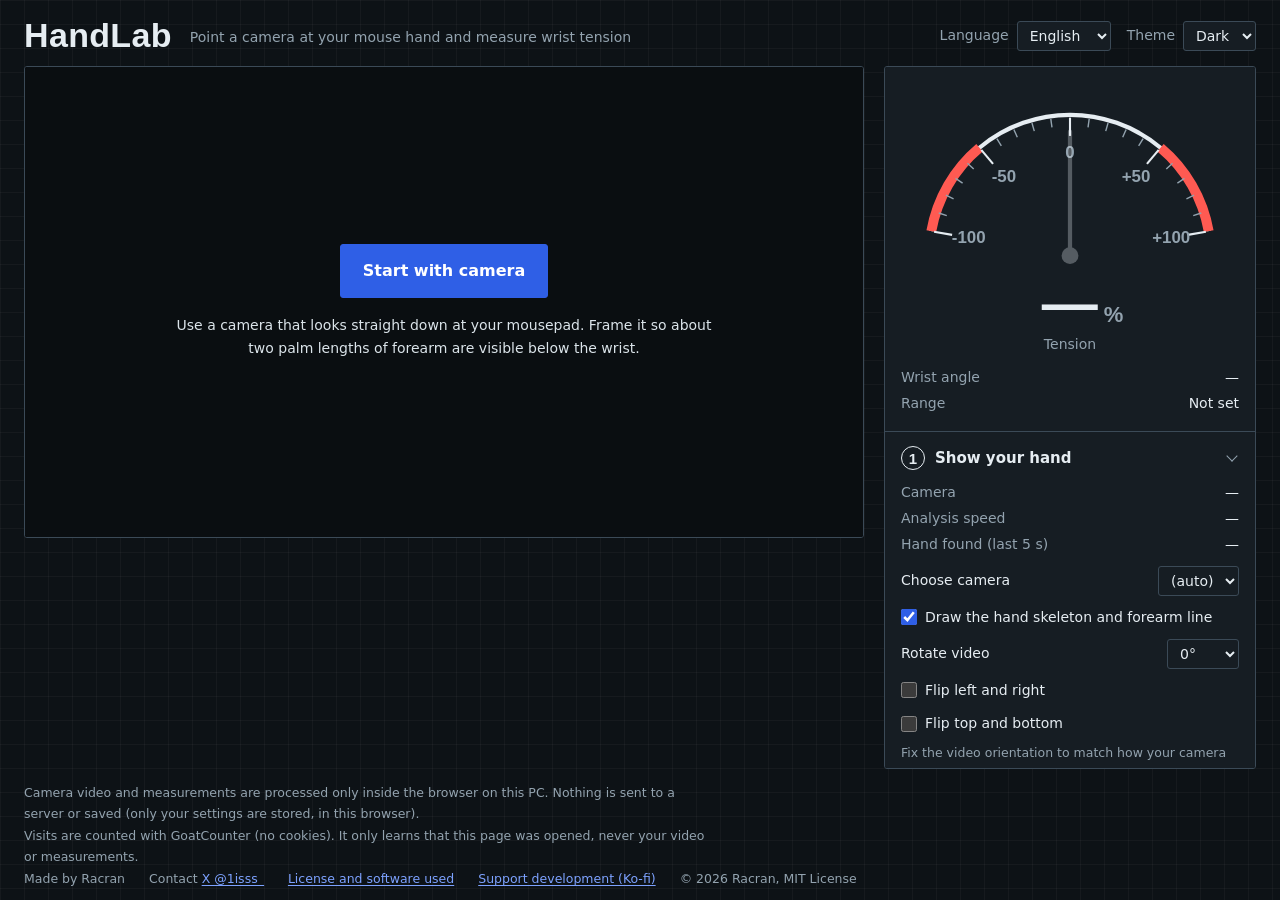
<file: index.html>
<!doctype html>
<html lang="en">
<head>
<script type="importmap">{"imports":{"./handlab.js":"./handlab.js?v=87eef42d","./source.js":"./source.js?v=87eef42d","./i18n.js":"./i18n.js?v=87eef42d","./strings.js":"./strings.js?v=87eef42d"}}</script>
<meta charset="utf-8">
<meta name="viewport" content="width=device-width, initial-scale=1">
<title>HandLab — measure wrist tension while you aim</title>
<meta name="description" data-t-content="page.desc" content="Point a webcam at your mouse hand and see how far your wrist is bent, live. Everything runs in your browser and no video is sent anywhere. Works as an OBS overlay.">
<meta property="og:title" content="HandLab — measure wrist tension while you aim">
<meta property="og:description" content="Point a webcam at your mouse hand and see how far your wrist is bent, live. Everything runs in your browser and no video is sent anywhere. Works as an OBS overlay.">
<meta property="og:type" content="website">
<meta property="og:url" content="https://aveleage.github.io/handlab/">
<link rel="icon" href="data:image/svg+xml,%3Csvg xmlns='http://www.w3.org/2000/svg' viewBox='0 0 32 32'%3E%3Crect width='32' height='32' rx='4' fill='%23f6f8f9'/%3E%3Cpath d='M5 24a11 11 0 0 1 22 0' fill='none' stroke='%2313232d' stroke-width='3'/%3E%3Cpath d='M16 24l6-13' stroke='%23d12f2a' stroke-width='3' stroke-linecap='round'/%3E%3Ccircle cx='16' cy='24' r='2.6' fill='%2313232d'/%3E%3C/svg%3E">
<script>try { document.documentElement.dataset.theme = (JSON.parse(localStorage.getItem("handlab.v1") || "{}").theme) || "dark"; } catch (e) { document.documentElement.dataset.theme = "dark"; }</script>
<!-- 訪問の回数だけを数える（GoatCounter。Cookie なし）。操作画面にだけ入れる。localhost では数えない（count.js の仕様） -->
<script data-goatcounter="https://racran.goatcounter.com/count" async src="https://gc.zgo.at/count.js"></script>
<link rel="stylesheet" href="style.css?v=87eef42d">
</head>
<body class="app">
<header class="top">
  <h1 class="wordmark">HandLab</h1>
  <p data-t="head.tagline"></p>
  <div class="prefs">
    <label>Language <select id="langSel"></select></label>
    <label>Theme <select id="themeSel"><option value="dark">Dark</option><option value="light">Light</option></select></label>
  </div>
</header>

<main class="bench">
  <div>
    <div id="stage">
      <canvas id="view"></canvas>
      <div class="dim"></div><div class="dim"></div><div class="dim"></div><div class="dim"></div>
      <div id="cropBox"></div>
      <div id="cover">
        <button class="primary big" id="startBtn" data-t="cover.start"></button>
        <p id="coverText"></p>
      </div>
    </div>
    <div id="notes"></div>
  </div>

  <div class="sheet">
    <!-- 計器：テンション（−100〜+100%）。中央が楽な構え、赤い帯は ±50% より外 -->
    <section class="dial" data-t-title="dial.help">
      <svg id="dial" viewBox="0 0 240 136" role="img" aria-hidden="true"></svg>
      <div class="readout" id="readout"><output id="stTension">—</output><span class="unit">%</span></div>
      <div class="readout-label" data-t="dial.tension"></div>
      <dl class="rows">
        <dt data-t="dial.angle"></dt><dd id="stAngle">—</dd>
        <dt data-t="range.label"></dt><dd id="stRange"></dd>
      </dl>
    </section>

    <section class="step" data-fold="s1">
      <h2><button class="fold" type="button" aria-expanded="true"><span class="n">1</span><span class="ttl" data-t="s1.title"></span><span class="sum" id="sum-s1"></span></button></h2>
      <dl class="rows">
        <dt data-t="st.cam"></dt><dd id="stCam">—</dd>
        <dt data-t="st.fps"></dt><dd id="stFps">—</dd>
        <dt data-t="st.hit"></dt><dd id="stHit">—</dd>
      </dl>
      <label class="field"><span data-t="cam.pick"></span> <select id="camSel" style="max-width:200px"><option value=""></option></select></label>
      <label class="check"><input type="checkbox" id="skeleton" checked> <span data-t="skeleton.show"></span></label>
      <label class="field"><span data-t="orient.rot"></span> <select id="rotSel"><option value="0">0°</option><option value="90">90°</option><option value="180">180°</option><option value="270">270°</option></select></label>
      <label class="check"><input type="checkbox" id="flipH"> <span data-t="orient.fh"></span></label>
      <label class="check"><input type="checkbox" id="flipV"> <span data-t="orient.fv"></span></label>
      <p class="hint" data-t="orient.hint"></p>
      <button class="wide gap" id="stopBtn" style="display:none" data-t="cam.stop" data-t-title="cam.stopTitle"></button>
    </section>

    <section class="step" data-fold="s2">
      <h2><button class="fold" type="button" aria-expanded="true"><span class="n">2</span><span class="ttl" data-t="s2.title"></span><span class="sum" id="sum-s2"></span></button></h2>
      <div id="calibBox" class="notice" style="display:none;margin-top:0">
        <div id="calibText"></div>
        <div id="calibSub" class="hint"></div>
        <div class="buttons">
          <button id="calibSave" class="primary" data-t="calib.save" style="display:none"></button>
          <button id="calibRetry" data-t="calib.retry" style="display:none"></button>
          <button id="calibCancel" data-t="calib.cancel"></button>
        </div>
      </div>
      <button class="wide" id="calibBtn"></button>
      <p class="hint" data-t="calib.hint"></p>
    </section>

    <section class="step" data-fold="s3">
      <h2><button class="fold" type="button" aria-expanded="true"><span class="n">3</span><span class="ttl" data-t="s3.title"></span><span class="sum" id="sum-s3"></span></button></h2>
      <button class="wide" id="cropBtn"></button>
      <p class="hint" id="cropHint"></p>
      <label class="check"><input type="checkbox" id="gaugeOn" checked> <span data-t="gauge.on"></span></label>
      <p class="hint gap" data-t="obs.urlHint"></p>
      <div class="copyrow">
        <input type="text" id="obsUrl" readonly>
        <button id="obsCopy" data-t="copy"></button>
      </div>
      <details open>
        <summary data-t="obs.m1.title"></summary>
        <ol>
          <li id="m1s1"></li>
          <li data-t="obs.m1.s2"></li>
          <li data-t="obs.m1.s3"></li>
        </ol>
      </details>
      <details>
        <summary data-t="obs.m2.title"></summary>
        <ol>
          <li><span data-t="obs.m2.s1"></span><br><code>--enable-media-stream --use-fake-ui-for-media-stream</code></li>
          <li data-t="obs.m2.s2"></li>
          <li data-t="obs.m2.s3"></li>
        </ol>
        <p class="hint" data-t="obs.m2.hint"></p>
      </details>
    </section>

    <!-- 試験機能：入力の色。手の位置に円を描き、色はマウスの速さだけで決める -->
    <section class="step" id="motionStep" data-fold="mo">
      <h2><button class="fold" type="button" aria-expanded="true"><span class="n">β</span><span class="ttl" data-t="mo.title"></span><span class="sum" id="sum-mo"></span></button></h2>
      <label class="check"><input type="checkbox" id="motionOn"> <span data-t="mo.on"></span></label>
      <label class="field"><span data-t="mo.dpi"></span> <input type="number" id="dpiIn" min="100" max="64000" step="50" style="width:90px"></label>
      <p class="hint" id="motionState"></p>
      <p class="hint" data-t="mo.hint"></p>
    </section>

    <!-- アプリ版（開発中）と、開発の寄付 -->
    <section class="step" id="appStep" data-fold="app">
      <h2><button class="fold" type="button" aria-expanded="true"><span class="n">+</span><span class="ttl" data-t="app.title"></span><span class="sum" id="sum-app"></span></button></h2>
      <p class="hint" style="margin-top:0" data-t="app.body"></p>
      <ul class="hint applist">
        <li data-t="app.f1"></li>
        <li data-t="app.f2"></li>
        <li data-t="app.f3"></li>
      </ul>
    </section>
  </div>
</main>

<footer class="foot">
  <p data-t="foot.privacy"></p>
  <p data-t="privacy.count"></p>
  <ul>
    <li><span data-t="foot.by"></span> Racran</li>
    <li><span data-t="foot.contact"></span> <a href="https://x.com/1isss_" target="_blank" rel="noopener">X @1isss_</a></li>
    <li><a href="licenses.html" data-t="foot.licenses"></a></li>
    <li id="donateFoot" hidden><a id="donateFootLink" target="_blank" rel="noopener" data-t="app.donateShort"></a></li>
    <li>© 2026 Racran, MIT License</li>
  </ul>
</footer>

<script type="module">
import {
  Engine, Rate, render, cleanCrop, loadSettings, saveSettings, settingsToHash,
  tensionPercent, tiltSide, validRange, GLOW_START, orientFrame, mirrorRange,
  MouseMeter, palmOf, MOTION_TRAIL_MS, CAMERA_LAG_MS, DONATE_URL,
} from "./handlab.js";
import { openSource, listCameras } from "./source.js";
import { LANGS, setLang, getLang, t, applyI18n } from "./i18n.js";

const $ = (id) => document.getElementById(id);
const signed = (v, d = 0) => (v > 0 ? "+" : "") + Number(v).toFixed(d);
const settings = loadSettings();
const state = { angle: null, tension: null, running: false, source: null, switchTo: null };

/* ---------- 言語 ---------- */
// 言語を切り替えたときに出し直せるよう、状態で変わる文言は「キーと値」で覚えておく
const cover = { key: "cover.intro", vars: null };
const notes = new Map();  // id → [キー, 値]
function setCover(key, vars = null) { cover.key = key; cover.vars = vars; $("coverText").textContent = t(key, vars); }
function note(id, key, vars = null) {  // 映像の下に出す注意書き。key が空なら消す
  if (key) notes.set(id, [key, vars]); else notes.delete(id);
  $("notes").replaceChildren(...[...notes.values()].map(([k, v]) => {
    const el = document.createElement("div"); el.className = "notice"; el.textContent = t(k, v); return el;
  }));
}
function refreshTexts() {
  applyI18n();
  foldSums();
  document.title = t("page.title");
  setCover(cover.key, cover.vars);
  note();
  cropTexts();
  const auto = $("camSel").querySelector('option[value=""]');
  if (auto) auto.textContent = t("cam.auto");
  persist();
  if (typeof motionTexts === "function") motionTexts();
}
for (const [code, name] of Object.entries(LANGS)) { const o = document.createElement("option"); o.value = code; o.textContent = name; $("langSel").append(o); }
$("langSel").value = setLang(settings.lang);
$("langSel").onchange = (e) => { settings.lang = setLang(e.target.value); refreshTexts(); };
// 見た目：既定は黒基調。最初の色は、ちらつかないよう <head> の中で先に決めている
$("themeSel").value = settings.theme === "light" ? "light" : "dark";
$("themeSel").onchange = (e) => { settings.theme = e.target.value; document.documentElement.dataset.theme = settings.theme; persist(); };

/* ---------- 計器 ---------- */
const SWEEP = 80;  // 針の振れ幅（度）。±100% がこの角度
const CX = 120, CY = 124, R = 100;
function buildDial() {
  const at = (pct, r) => { const a = (pct / 100) * SWEEP * Math.PI / 180; return [CX + r * Math.sin(a), CY - r * Math.cos(a)]; };
  const arc = (from, to, cls) => { const [x0, y0] = at(from, R), [x1, y1] = at(to, R); return `<path class="arc ${cls}" d="M${x0} ${y0}A${R} ${R} 0 0 1 ${x1} ${y1}"/>`; };
  let s = arc(-100, 100, "") + arc(-100, -GLOW_START, "hot") + arc(GLOW_START, 100, "hot");
  for (let p = -100; p <= 100; p += 10) {
    const major = p % 50 === 0, [x0, y0] = at(p, R - 2), [x1, y1] = at(p, R - (major ? 15 : 8));
    s += `<line class="tick ${major ? "" : "minor"}" x1="${x0}" y1="${y0}" x2="${x1}" y2="${y1}"/>`;
    if (major) { const [x, y] = at(p, R - 27); s += `<text x="${x}" y="${y + 4}">${p > 0 ? "+" : ""}${p}</text>`; }
  }
  s += `<g id="needle" class="idle selftest"><line x1="${CX}" y1="${CY}" x2="${CX}" y2="${CY - R + 12}"/><circle cx="${CX}" cy="${CY}" r="6"/></g>`;
  $("dial").innerHTML = s;
  $("needle").addEventListener("animationend", () => $("needle").classList.remove("selftest"));
}
function showDial(tension) {
  const needle = $("needle"), hot = tension != null && Math.abs(tension) > GLOW_START;
  $("stTension").textContent = tension == null ? "—" : signed(tension);
  $("readout").classList.toggle("hot", hot);
  if (needle.classList.contains("selftest")) return;  // 最初の一振りの間は針に触らない
  needle.classList.toggle("idle", tension == null);
  needle.classList.toggle("hot", hot);
  needle.style.transform = `rotate(${((tension || 0) / 100) * SWEEP}deg)`;
}
buildDial();

/* ---------- 設定の保存と、OBS 用の URL ---------- */
function persist() {
  saveSettings(settings);
  const url = new URL("overlay.html", location.href);
  url.search = "";
  url.hash = settingsToHash({ ...settings, lang: getLang() });  // OBS の中でも同じ言語で出るように、言語は必ず入れる
  $("obsUrl").value = url.href;
  $("m1s1").innerHTML = t("obs.m1.s1", { a: `<a href="${url.href.replace(/"/g, "&quot;")}" target="_blank" rel="noopener">`, z: "</a>" });
  const r = settings.range;
  $("stRange").textContent = r ? t("range.value", { min: signed(r.min), max: signed(r.max), neutral: signed(r.neutral) }) : t("range.unset");
  $("calibBtn").textContent = t(r ? "calib.again" : "calib.start");
  $("calibBtn").classList.toggle("primary", state.running && !r);  // 青いボタンは「次にやること」ひとつだけにする
}
$("skeleton").checked = settings.skeleton !== false;
$("gaugeOn").checked = settings.gauge !== false;
$("skeleton").onchange = (e) => { settings.skeleton = e.target.checked; persist(); };
$("gaugeOn").onchange = (e) => { settings.gauge = e.target.checked; persist(); };
/* 映像の向き：回してから裏返す。解析も描画も、向きを直した後の映像の上で行う */
const orientCanvas = document.createElement("canvas");
$("rotSel").value = String(settings.orient.rot);
$("flipH").checked = settings.orient.fh;
$("flipV").checked = settings.orient.fv;
$("rotSel").onchange = (e) => {
  settings.orient = { ...settings.orient, rot: Number(e.target.value) };
  settings.crop = { l: 0, t: 0, r: 0, b: 0 };  // 縦横が変わるので、映す範囲は全体に戻す
  placeBox(); persist();
};
// 裏返したら、映す範囲も同じ向きに裏返す。鏡像になると手首の角度の正負が逆になるので、可動域も入れ替える
const flip = (key, a, b) => (e) => {
  settings.orient = { ...settings.orient, [key]: e.target.checked };
  const c = settings.crop;
  settings.crop = { ...c, [a]: c[b], [b]: c[a] };
  settings.range = mirrorRange(settings.range);
  placeBox(); persist();
};
$("flipH").onchange = flip("fh", "l", "r");
$("flipV").onchange = flip("fv", "t", "b");
$("obsUrl").onfocus = (e) => e.target.select();
$("obsCopy").onclick = async () => {
  try { await navigator.clipboard.writeText($("obsUrl").value); } catch (e) { $("obsUrl").select(); document.execCommand("copy"); }
  $("obsCopy").textContent = t("copied");
  setTimeout(() => { $("obsCopy").textContent = t("copy"); }, 1500);
};

/* ---------- 映像の解析 ---------- */
const rate = new Rate(), hits = [];
function showStatus(res) {
  $("stFps").textContent = `${rate.fps.toFixed(1)} fps`;
  const now = performance.now();
  hits.push([now, res && res.points ? 1 : 0]);
  while (hits.length && hits[0][0] < now - 5000) hits.shift();
  $("stHit").textContent = `${(hits.reduce((a, h) => a + h[1], 0) / hits.length * 100).toFixed(0)} %`;
  $("stAngle").textContent = state.angle == null ? "—" : `${signed(state.angle, 1)}°`;
  showDial(state.tension);
}

async function refreshCameras() {
  const labels = await listCameras();
  const sel = $("camSel");
  sel.innerHTML = '<option value=""></option>';
  sel.firstChild.textContent = t("cam.auto");
  for (const label of labels) { const o = document.createElement("option"); o.value = o.textContent = label; sel.append(o); }
  sel.value = labels.includes(settings.camera) ? settings.camera : "";
}
$("camSel").onchange = (e) => { settings.camera = e.target.value; persist(); state.switchTo = e.target.value; };

async function start() {
  $("startBtn").disabled = true;
  let engine;
  try {
    engine = await Engine.create({ onProgress: (k) => k && setCover("cover." + k) });
  } catch (e) {
    setCover("cover.modelFail", { msg: e.message || e });
    $("startBtn").disabled = false;
    return;
  }
  setCover("cover.opening");
  try {
    state.source = await openSource(settings.camera);
  } catch (e) {
    if (e.name === "NotReadableError" || e.name === "AbortError") setCover("cover.noFrames", { name: e.name });
    else setCover("cover.denied", { detail: `${e.name || ""} ${e.message || e}`.trim() });
    $("startBtn").disabled = false;
    return;
  }
  $("cover").style.display = "none";
  $("stopBtn").style.display = "";
  $("stCam").textContent = state.source.label;
  if (state.source.kind === "camera") refreshCameras();
  note("delegate", engine.delegate === "CPU" ? "note.cpu" : "");
  state.running = true;
  motionTexts();
  persist();
  for (;;) {
    if (state.switchTo !== null) {  // カメラの切り替え
      const label = state.switchTo; state.switchTo = null;
      try { const next = await openSource(label); state.source.stop(); state.source = next; $("stCam").textContent = next.label; note("cam", ""); }
      catch (e) { note("cam", "note.camFail", { msg: e.message || e }); }
    }
    if (state.stop) {  // 「カメラを止める」：カメラを放して、最初の画面に戻る
      state.stop = false; state.running = false;
      if (document.pointerLockElement) document.exitPointerLock();
      motionTexts();
      state.source.stop(); state.source = null; state.angle = state.tension = null;
      $("cover").style.display = ""; $("stopBtn").style.display = "none"; $("startBtn").disabled = false;
      $("stCam").textContent = "—"; $("stAngle").textContent = "—";
      showDial(null);
      persist();
      setCover("cover.stopped");
      return;
    }
    const raw = await state.source.next();
    const frame = orientFrame(orientCanvas, raw.image, raw.width, raw.height, settings.orient);
    let res = null;
    try { res = await engine.analyze(frame.image, frame.width, frame.height); } catch (e) { /* 1 コマ失敗しても続ける */ }
    rate.tick();
    const range = settings.range;
    state.angle = res ? res.angle : null;
    state.tension = state.angle != null && range ? tensionPercent(state.angle, range) : null;
    const side = state.tension != null ? tiltSide(res.points[0], res.forearm, state.tension) : null;
    $("stage").style.setProperty("--ar", frame.width / frame.height);
    const motion = trackMotion(raw.t, res);
    // 操作画面では映像の全体を出す（OBS に映す範囲は、白い枠で示す）
    render($("view"), frame.image, frame.width, frame.height, res, { skeleton: settings.skeleton, tension: state.tension, side, motion });
    showStatus(res);
    $("stCam").title = state.source.info();
    if (raw.release) raw.release();
  }
}
$("startBtn").onclick = start;
$("stopBtn").onclick = () => { state.stop = true; };

/* ---------- 右の欄：見出しを押して畳む ----------
   畳んだ欄は、見出しの右に「いまの状態」を 1 行で出す。開け閉めはこのブラウザに覚えておく。
   はじめて来た人には、①と、まだ済んでいない②だけを開いて見せる */
const FOLD_DEFAULT = () => ({ s1: false, s2: !!settings.range, s3: true, mo: true, app: true });  // true = 畳む
function foldState() { return { ...FOLD_DEFAULT(), ...(settings.fold || {}) }; }
function setFold(key, closed) {
  const sec = document.querySelector(`[data-fold="${key}"]`);
  sec.classList.toggle("closed", closed);
  sec.querySelector(".fold").setAttribute("aria-expanded", String(!closed));
}
function foldSums() {
  const r = settings.range, c = settings.crop || {};
  const sums = {
    s1: state.running ? t("sum.s1.on", { fps: $("stFps").textContent }) : t("sum.s1.off"),
    s2: r ? t("range.value", { min: signed(r.min), max: signed(r.max), neutral: signed(r.neutral) }) : t("range.unset"),
    s3: c.l || c.t || c.r || c.b ? t("sum.s3.crop") : t("sum.s3.full"),
    mo: t(settings.motion ? "sum.mo.on" : "sum.mo.off"),
    app: "",
  };
  for (const [k, v] of Object.entries(sums)) $("sum-" + k).textContent = v;
}
for (const sec of document.querySelectorAll("[data-fold]")) {
  const key = sec.dataset.fold;
  setFold(key, foldState()[key]);
  sec.querySelector(".fold").onclick = () => {
    const closed = !sec.classList.contains("closed");
    settings.fold = { ...foldState(), [key]: closed };
    setFold(key, closed); persist();
    if (!closed) sec.scrollIntoView({ block: "nearest" });  // 開いた欄の中身が見えるところまで送る
  };
}
setInterval(foldSums, 1000);  // fps などが変わるので、ときどき書き直す（畳んでいる欄だけが見える）

/* ---------- 開発の寄付（フッターに小さく。受付ページの URL が無ければ出さない） ---------- */
if (DONATE_URL) {
  $("donateFootLink").href = DONATE_URL;
  $("donateFoot").hidden = false;
}

/* ---------- 入力の色（試験機能） ----------
   映像をクリックすると、このページがマウスを捕まえる（Esc で戻る）。捕まえている間だけ、マウスの動き（カウント）を読める。
   ゲームの最中は別のアプリがマウスを使っているので読めない（ゲーム中に使うにはアプリ版が要る）。 */
const meter = new MouseMeter();
const motion = { trail: [], prevT: null };
const local = ["localhost", "127.0.0.1", "[::1]"].includes(location.hostname);
const devInput = local && new URLSearchParams(location.search).has("frames");  // 開発用：捕まえなくても読む（自動の確認のため）
const captured = () => document.pointerLockElement === $("stage") || devInput;
const moveEvent = "onpointerrawupdate" in window ? "pointerrawupdate" : "pointermove";  // 使えれば、間引かれない方
document.addEventListener(moveEvent, (e) => { if (settings.motion && captured()) meter.add(e.timeStamp, e.movementX, e.movementY); });
$("stage").addEventListener("click", async () => {
  if (!settings.motion || !state.running || $("stage").classList.contains("edit") || document.pointerLockElement) return;
  try { await $("stage").requestPointerLock({ unadjustedMovement: true }); }  // OS の加速を通さない動き（使えるブラウザなら）
  catch (e) { try { await $("stage").requestPointerLock(); } catch (e2) { /* 捕まえられなくても続ける */ } }
});
document.addEventListener("pointerlockchange", motionTexts);
function motionTexts() {
  $("motionState").textContent = !settings.motion ? "" : !state.running ? t("mo.needStart")
    : captured() ? t("mo.locked") : t("mo.click");
  $("stage").classList.toggle("grab", settings.motion && state.running && !captured());
}
/** 解析が終わったコマの、手の位置とマウスの速さを尾に足す。描く物（無ければ null）を返す。 */
function trackMotion(frameT, res) {
  if (!settings.motion || frameT == null) { motion.trail = []; motion.prevT = null; return null; }
  const t1 = frameT - CAMERA_LAG_MS, t0 = motion.prevT;  // 映像の遅れの分だけ前のマウスの動きと合わせる
  motion.prevT = t1;
  if (t0 == null || t1 <= t0) return null;
  const [dx, dy] = meter.sum(t0, t1);
  const v = Math.hypot(dx, dy) * (2.54 / (settings.dpi || 1600)) / ((t1 - t0) / 1000);  // cm/秒
  if (res && res.points) motion.trail.push({ t: frameT, ...palmOf(res.points), v });
  motion.trail = motion.trail.filter((m) => frameT - m.t <= MOTION_TRAIL_MS);
  return { trail: motion.trail, now: frameT };
}
$("motionOn").checked = !!settings.motion;
$("dpiIn").value = settings.dpi || 1600;
$("motionOn").onchange = (e) => {
  settings.motion = e.target.checked;
  if (!settings.motion && document.pointerLockElement) document.exitPointerLock();
  persist(); motionTexts();
};
$("dpiIn").onchange = (e) => {
  const v = Number(e.target.value);
  settings.dpi = v >= 100 && v <= 64000 ? v : 1600;
  e.target.value = settings.dpi; persist();
};

/* ---------- 可動域の測定：楽な構え（中立）→ 左右の限界まで往復（上限・下限） ---------- */
const CALIB = { ready: 3, neutral: 2, sweep: 9 };  // 各段階の秒数
let calib = null;
const pct = (sorted, p) => sorted[Math.min(sorted.length - 1, Math.max(0, Math.round(p * (sorted.length - 1))))];
function startCalib() {
  if (!state.running) { alert(t("calib.needStart")); return; }
  calib = { phase: "ready", until: performance.now() + CALIB.ready * 1000, neutral: [], sweep: [], result: null, text: null, sub: null };
  $("calibBox").style.display = ""; $("calibSave").style.display = "none"; $("calibRetry").style.display = "none"; $("calibBtn").style.display = "none";
}
function endCalib() { calib = null; $("calibBox").style.display = "none"; $("calibBtn").style.display = ""; }
function calibTick() {
  if (!calib) return;
  if (calib.phase === "done") {  // 結果の文言（言語を切り替えても出し直せるよう、毎回キーから作る）
    $("calibText").textContent = t(...calib.text); $("calibSub").textContent = t(...calib.sub);
    return;
  }
  const left = Math.max(0, (calib.until - performance.now()) / 1000), a = state.angle, s = Math.ceil(left);
  $("calibSub").textContent = a == null ? t("calib.nowNone") : t("calib.now", { a: signed(a, 1) });
  $("calibText").textContent = t("calib." + calib.phase, { s });
  if (calib.phase === "ready") {
    if (left <= 0) { calib.phase = "neutral"; calib.until = performance.now() + CALIB.neutral * 1000; }
  } else if (calib.phase === "neutral") {
    if (a != null) calib.neutral.push(a);
    if (left <= 0) { calib.phase = "sweep"; calib.until = performance.now() + CALIB.sweep * 1000; }
  } else if (calib.phase === "sweep") {
    if (a != null) calib.sweep.push(a);
    if (left <= 0) finishCalib();
  }
}
function finishCalib() {
  calib.phase = "done";
  $("calibRetry").style.display = "";
  const n = calib.neutral.slice().sort((x, y) => x - y), s = calib.sweep.slice().sort((x, y) => x - y);
  if (n.length < 5 || s.length < 25) { calib.text = ["calib.fail"]; calib.sub = ["calib.failSub"]; return; }
  // 一瞬の外れ値に引っ張られないよう、両端は上下 3% を除いた値を使う
  const r = { min: pct(s, 0.03), neutral: pct(n, 0.5), max: pct(s, 0.97) };
  const shown = { min: signed(r.min, 1), neutral: signed(r.neutral, 1), max: signed(r.max, 1) };
  if (!validRange(r)) { calib.text = ["calib.small", shown]; calib.sub = ["calib.smallSub"]; return; }
  calib.result = r;
  calib.text = ["calib.result", shown]; calib.sub = ["calib.resultSub"];
  $("calibSave").style.display = "";
}
$("calibBtn").onclick = startCalib;
$("calibRetry").onclick = startCalib;
$("calibCancel").onclick = endCalib;
$("calibSave").onclick = () => { settings.range = validRange(calib.result); persist(); endCalib(); };
setInterval(calibTick, 100);

/* ---------- OBS に映す範囲：角は 2 辺まとめて、辺は 1 辺だけ、枠の中は移動 ---------- */
const MIN_KEEP = 0.05;  // 残す最小の割合
const box = $("cropBox"), dims = document.querySelectorAll(".dim");
for (const k of ["l", "t", "r", "b", "nw", "ne", "sw", "se"]) { const h = document.createElement("div"); h.className = "hd " + k; h.dataset.k = k; box.append(h); }
function placeBox() {
  const c = settings.crop;
  box.style.left = c.l * 100 + "%"; box.style.top = c.t * 100 + "%"; box.style.right = c.r * 100 + "%"; box.style.bottom = c.b * 100 + "%";
  dims[0].style.cssText = `left:0;top:0;right:0;height:${c.t * 100}%`;
  dims[1].style.cssText = `left:0;bottom:0;right:0;height:${c.b * 100}%`;
  dims[2].style.cssText = `left:0;top:${c.t * 100}%;bottom:${c.b * 100}%;width:${c.l * 100}%`;
  dims[3].style.cssText = `right:0;top:${c.t * 100}%;bottom:${c.b * 100}%;width:${c.r * 100}%`;
}
function dragged(kind, start, dx, dy) {
  const c = { ...start }, lim = (v, max) => Math.min(Math.max(v, 0), max);
  if (kind !== "move") {
    if (kind.includes("w") || kind === "l") c.l = lim(start.l + dx, 1 - MIN_KEEP - start.r);
    if (kind.includes("e") || kind === "r") c.r = lim(start.r - dx, 1 - MIN_KEEP - start.l);
    if (kind.includes("n") || kind === "t") c.t = lim(start.t + dy, 1 - MIN_KEEP - start.b);
    if (kind.includes("s") || kind === "b") c.b = lim(start.b - dy, 1 - MIN_KEEP - start.t);
  } else {  // 枠ごと移動（大きさは変えない）
    const mx = lim(start.l + dx, start.l + start.r) - start.l, my = lim(start.t + dy, start.t + start.b) - start.t;
    c.l = start.l + mx; c.r = start.r - mx; c.t = start.t + my; c.b = start.b - my;
  }
  return c;
}
let drag = null;
box.addEventListener("pointerdown", (e) => {
  drag = { kind: e.target.dataset.k || "move", x: e.clientX, y: e.clientY, start: { ...settings.crop } };
  box.setPointerCapture(e.pointerId); e.preventDefault();
});
box.addEventListener("pointermove", (e) => {
  if (!drag) return;
  const r = $("stage").getBoundingClientRect();
  settings.crop = cleanCrop(dragged(drag.kind, drag.start, (e.clientX - drag.x) / r.width, (e.clientY - drag.y) / r.height));
  placeBox();
});
const endDrag = () => { if (drag) { drag = null; persist(); } };
box.addEventListener("pointerup", endDrag); box.addEventListener("pointercancel", endDrag);
function cropTexts() {
  const on = $("stage").classList.contains("edit");
  $("cropBtn").textContent = t(on ? "crop.done" : "crop.start");
  $("cropHint").textContent = t(on ? "crop.editHint" : "crop.hint");
  if (on) {
    const reset = document.createElement("button");
    reset.textContent = t("crop.reset"); reset.style.marginLeft = "8px"; reset.style.padding = "2px 10px";
    reset.onclick = () => { settings.crop = { l: 0, t: 0, r: 0, b: 0 }; placeBox(); persist(); };
    $("cropHint").append(reset);
  }
}
$("cropBtn").onclick = () => { $("stage").classList.toggle("edit"); cropTexts(); placeBox(); foldSums(); };
placeBox();

/* ---------- 始める ---------- */
refreshTexts();
showDial(null);
if (!navigator.mediaDevices || !navigator.mediaDevices.getUserMedia) setCover("cover.needHttps");
// 開発用の入力（localhost だけ）のときは自動で始める
if (["localhost", "127.0.0.1", "[::1]"].includes(location.hostname) && new URLSearchParams(location.search).has("frames")) start();
</script>
</body>
</html>
</file>
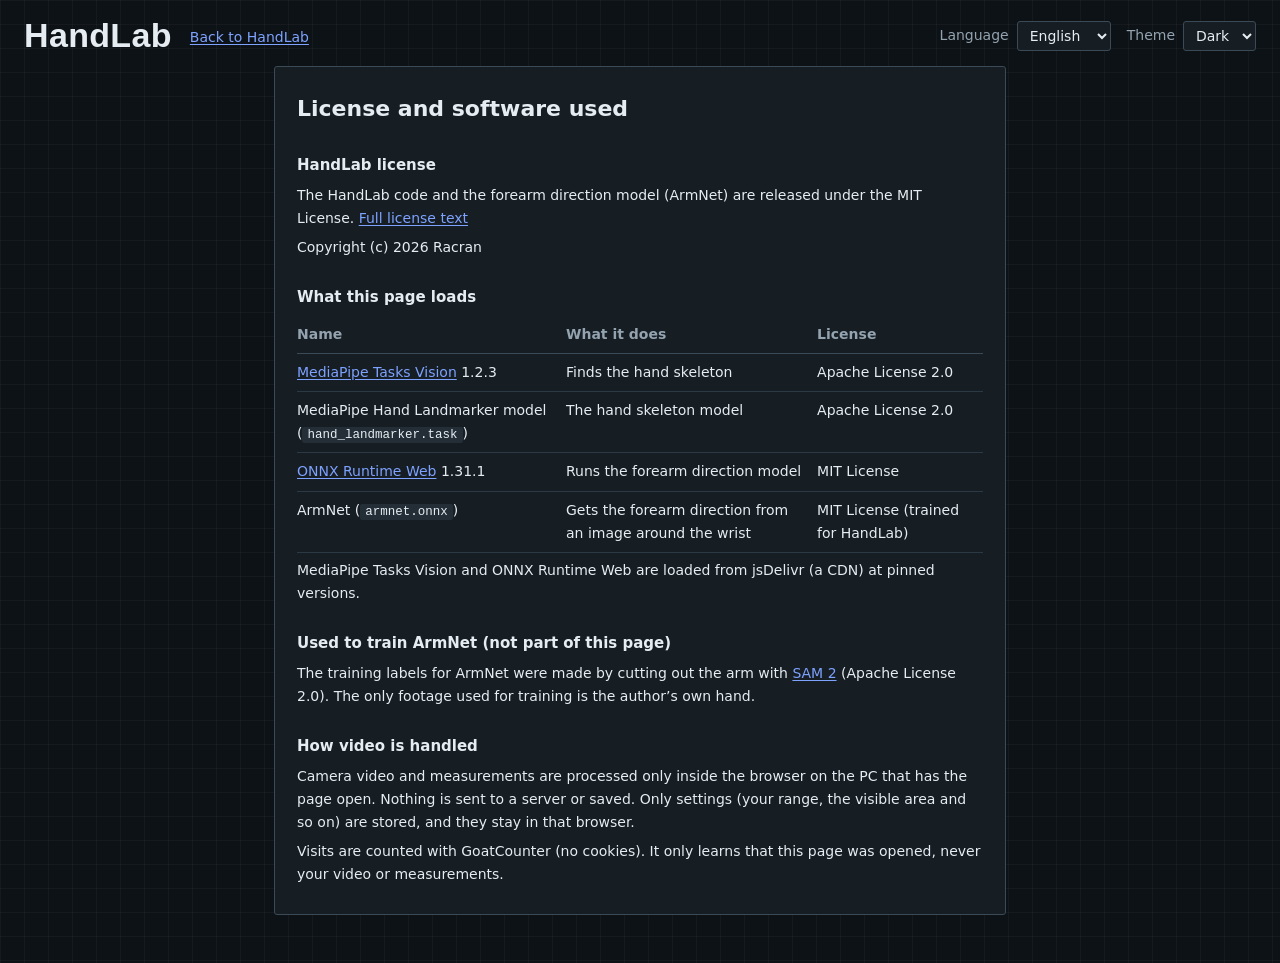
<file: licenses.html>
<!doctype html>
<html lang="en">
<head>
<script type="importmap">{"imports":{"./handlab.js":"./handlab.js?v=87eef42d","./source.js":"./source.js?v=87eef42d","./i18n.js":"./i18n.js?v=87eef42d","./strings.js":"./strings.js?v=87eef42d"}}</script>
<meta charset="utf-8">
<meta name="viewport" content="width=device-width, initial-scale=1">
<title>HandLab — License and software used</title>
<link rel="icon" href="data:image/svg+xml,%3Csvg xmlns='http://www.w3.org/2000/svg' viewBox='0 0 32 32'%3E%3Crect width='32' height='32' rx='4' fill='%23f6f8f9'/%3E%3Cpath d='M5 24a11 11 0 0 1 22 0' fill='none' stroke='%2313232d' stroke-width='3'/%3E%3Cpath d='M16 24l6-13' stroke='%23d12f2a' stroke-width='3' stroke-linecap='round'/%3E%3Ccircle cx='16' cy='24' r='2.6' fill='%2313232d'/%3E%3C/svg%3E">
<script>try { document.documentElement.dataset.theme = (JSON.parse(localStorage.getItem("handlab.v1") || "{}").theme) || "dark"; } catch (e) { document.documentElement.dataset.theme = "dark"; }</script>
<link rel="stylesheet" href="style.css?v=87eef42d">
</head>
<body>
<header class="top">
  <div class="wordmark"><a href="./">HandLab</a></div>
  <p><a href="./" data-t="lic.back"></a></p>
  <div class="prefs">
    <label>Language <select id="langSel"></select></label>
    <label>Theme <select id="themeSel"><option value="dark">Dark</option><option value="light">Light</option></select></label>
  </div>
</header>

<main class="doc">
  <div class="sheet">
    <h1 data-t="lic.title"></h1>

    <h2 data-t="lic.mitTitle"></h2>
    <p id="mit"></p>
    <p>Copyright (c) 2026 Racran</p>

    <h2 data-t="lic.loads"></h2>
    <table>
      <tr><th data-t="lic.name"></th><th data-t="lic.role"></th><th data-t="lic.license"></th></tr>
      <tr>
        <td><a href="https://github.com/google-ai-edge/mediapipe" target="_blank" rel="noopener">MediaPipe Tasks Vision</a> 1.2.3</td>
        <td data-t="lic.r1"></td>
        <td>Apache License 2.0</td>
      </tr>
      <tr>
        <td><span data-t="lic.r2n"></span> (<code>hand_landmarker.task</code>)</td>
        <td data-t="lic.r2"></td>
        <td>Apache License 2.0</td>
      </tr>
      <tr>
        <td><a href="https://github.com/microsoft/onnxruntime" target="_blank" rel="noopener">ONNX Runtime Web</a> 1.31.1</td>
        <td data-t="lic.r3"></td>
        <td>MIT License</td>
      </tr>
      <tr>
        <td>ArmNet (<code>armnet.onnx</code>)</td>
        <td data-t="lic.r4"></td>
        <td data-t="lic.own"></td>
      </tr>
    </table>
    <p data-t="lic.cdn"></p>

    <h2 data-t="lic.trainTitle"></h2>
    <p id="train"></p>

    <h2 data-t="lic.privacyTitle"></h2>
    <p data-t="lic.privacy"></p>
    <p data-t="privacy.count"></p>
  </div>
</main>

<script type="module">
import { loadSettings, saveSettings } from "./handlab.js";
import { LANGS, setLang, t, applyI18n } from "./i18n.js";

const $ = (id) => document.getElementById(id);
const settings = loadSettings();
function show() {
  applyI18n();
  document.title = "HandLab — " + t("lic.title");
  $("mit").innerHTML = t("lic.mit", { a: '<a href="LICENSE.txt">', z: "</a>" });
  $("train").innerHTML = t("lic.train", { a: '<a href="https://github.com/facebookresearch/sam2" target="_blank" rel="noopener">', z: "</a>" });
}
for (const [code, name] of Object.entries(LANGS)) { const o = document.createElement("option"); o.value = code; o.textContent = name; $("langSel").append(o); }
$("langSel").value = setLang(settings.lang);
$("langSel").onchange = (e) => { settings.lang = setLang(e.target.value); saveSettings(settings); show(); };
$("themeSel").value = settings.theme === "light" ? "light" : "dark";
$("themeSel").onchange = (e) => { settings.theme = e.target.value; document.documentElement.dataset.theme = settings.theme; saveSettings(settings); };
show();
</script>
</body>
</html>
</file>
<file: style.css>
/* HandLab の見た目。
   考え方：関節の角度を測る器具（ゴニオメーター）と、実験室の方眼紙。
   - 主役は半円の計器（テンション）ひとつ。ほかは静かにする
   - 色は 5 つ：台（方眼紙）、紙、インク、コバルト（操作できるもの）、赤（テンションが高い）
   - 数字と題字は Bahnschrift（Windows に入っている DIN 系の書体。計器の目盛りの字に近い）。本文は各言語のシステム書体 */
/* 既定は黒基調（夜の計器盤）。Theme を Light にすると、明るい紙の色になる */
:root {
  color-scheme: dark;
  --bench: #0d1216;   /* 台 */
  --sheet: #161d23;   /* 紙 */
  --ink: #e6edf2;     /* 字と、計器の線 */
  --soft: #93a3af;    /* 補足の字 */
  --rule: #2c3944;    /* 罫線 */
  --edge: #3b4a57;    /* 紙や部品の縁 */
  --blue: #7da2ff;    /* リンクと、選択の印 */
  --primary: #2f5fe6; /* 「次にやること」のボタン */
  --primary-hover: #416ff0;
  --hover: #212b34;   /* ボタンに乗ったとき */
  --code: #232e37;    /* コードの地 */
  --notice: #1b2740;  /* お知らせの地 */
  --cover: #0a0e11;   /* 始める前の映像の地 */
  --red: #ff5a52;     /* テンションが高い */
  --grid: rgba(255, 255, 255, .035);
}
:root[data-theme="light"] {
  color-scheme: light;
  --bench: #dce3e8;
  --sheet: #f6f8f9;
  --ink: #13232d;
  --soft: #55697a;
  --rule: #aebbc4;
  --edge: #13232d;
  --blue: #1d4ed8;
  --primary: #1d4ed8;
  --primary-hover: #1a43bb;
  --hover: #ffffff;
  --code: #e7ecef;
  --notice: #e9eef8;
  --cover: #13232d;
  --red: #d12f2a;
  --grid: rgba(19, 35, 45, .06);
}
:root {
  --num: Bahnschrift, "DIN Alternate", "Roboto Condensed", "Arial Narrow", sans-serif;
  --body: "Segoe UI", system-ui, sans-serif;
}
:lang(ja) { --body: "Yu Gothic UI", "Hiragino Sans", Meiryo, sans-serif; }
:lang(zh-Hans) { --body: "Microsoft YaHei UI", "PingFang SC", "Noto Sans SC", sans-serif; }
:lang(ko) { --body: "Malgun Gothic", "Apple SD Gothic Neo", "Noto Sans KR", sans-serif; }

* { box-sizing: border-box; }
body {
  margin: 0; color: var(--ink); font: 14px/1.65 var(--body);
  background-color: var(--bench);
  background-image: linear-gradient(var(--grid) 1px, transparent 1px), linear-gradient(90deg, var(--grid) 1px, transparent 1px);
  background-size: 24px 24px;
}
a { color: var(--blue); text-underline-offset: 2px; }
:focus-visible { outline: 2px solid var(--blue); outline-offset: 2px; }

/* 題字 */
.top { display: flex; align-items: flex-end; gap: 18px; padding: 18px 24px 14px; flex-wrap: wrap; }
.wordmark { font: 600 34px/1 var(--num); font-stretch: 80%; letter-spacing: .01em; margin: 0; }
.wordmark a { color: inherit; text-decoration: none; }
.top p { margin: 0 0 3px; color: var(--soft); flex: 1; min-width: 200px; }
.prefs { display: flex; align-items: center; gap: 16px; color: var(--soft); margin-bottom: 1px; flex-wrap: wrap; }
.prefs label { display: flex; align-items: center; gap: 8px; }

/* 操作するもの */
button, select, input[type=text] { font: inherit; color: var(--ink); background: var(--sheet); border: 1.5px solid var(--edge); border-radius: 3px; }
button { padding: 7px 14px; cursor: pointer; }
button:hover { background: var(--hover); }
button.primary { background: var(--primary); border-color: var(--primary); color: #fff; font-weight: 600; }
button.primary:hover { background: var(--primary-hover); }
button.big { padding: 13px 22px; font-size: 16px; }
button.wide { width: 100%; }
[hidden] { display: none !important; }  /* 見た目の指定で hidden が効かなくならないように */
.applist { margin: 6px 0 0; padding-left: 1.2em; }
.applist li { margin: 2px 0; }
button:disabled { opacity: .5; cursor: default; }
select { padding: 5px 8px; min-width: 0; }
input[type=text] { padding: 6px 8px; min-width: 0; }
input[type=checkbox] { accent-color: var(--primary); width: 16px; height: 16px; margin: 0; }
code { font: 12.5px/1.5 Consolas, "Cascadia Mono", monospace; background: var(--code); padding: 1px 5px; border-radius: 2px; word-break: break-all; }

/* 配置：左に映像、右に 1 枚の紙（計器 → 手順 1・2・3） */
.bench { display: grid; grid-template-columns: minmax(0, 1fr) 372px; gap: 20px; padding: 0 24px 20px; align-items: start; }
.bench > div:first-child { position: sticky; top: 12px; }  /* 右の紙を下まで読んでも、映像は見えたままにする */
@media (max-width: 940px) { .bench { grid-template-columns: 1fr; } .bench > div:first-child { position: static; } }
/* 広い画面：ページ全体は動かさず、右の紙だけをスクロールする（映像・題字・フッターは画面に収めたまま） */
@media (min-width: 941px) {
  body.app { height: 100vh; display: flex; flex-direction: column; overflow: hidden; }
  .app .bench { flex: 1; min-height: 0; grid-template-rows: minmax(0, 1fr); align-items: stretch; padding-bottom: 12px; }
  .app .bench > div:first-child { position: static; min-height: 0; container-type: size; }  /* 映像は、この欄の幅と高さの両方に収まる大きさにする */
  .app #stage { width: min(100cqw, 100cqh * var(--ar, 1.7778)); }
  .app .sheet { min-height: 0; overflow-y: auto; overscroll-behavior: contain; }
  .app .foot { flex: none; padding: 2px 24px 10px; }
  .app .foot p { margin-bottom: 2px; }
}
.sheet { background: var(--sheet); border: 1.5px solid var(--edge); border-radius: 3px; }
.sheet > section { padding: 14px 16px 16px; border-top: 1.5px solid var(--edge); }
.sheet > section:first-child { border-top: 0; }
.step h2 { display: flex; align-items: center; gap: 10px; font-size: 15px; font-weight: 600; margin: 0 0 10px; }
/* 見出しを押すと畳める。畳んだときは、見出しの右に「いまの状態」を 1 行で出す */
.step h2 .fold { all: unset; box-sizing: border-box; display: flex; align-items: center; gap: 10px; width: 100%; cursor: pointer; border-radius: 3px; }
.step h2 .fold:focus-visible { outline: 2px solid var(--blue); outline-offset: 3px; }
.step h2 .fold .ttl { flex: none; }
.step h2 .fold .sum { flex: 1; min-width: 0; text-align: right; font-weight: 400; font-size: 12.5px; color: var(--soft);
  white-space: nowrap; overflow: hidden; text-overflow: ellipsis; visibility: hidden; }
.step h2 .fold::after { content: ""; flex: none; width: 7px; height: 7px; border: solid var(--soft); border-width: 0 1.5px 1.5px 0;
  transform: translateY(-2px) rotate(45deg); margin: 0 3px 0 2px; }
.step.closed { padding-bottom: 14px; }
.step.closed h2 { margin: 0; }
.step.closed h2 .fold .sum { visibility: visible; }
.step.closed h2 .fold::after { transform: rotate(-45deg); }
.step.closed > :not(h2) { display: none !important; }
.step h2 .n { font: 600 15px/1 var(--num); width: 24px; height: 24px; border: 1.5px solid var(--ink); border-radius: 50%;
  display: grid; place-items: center; flex: none; padding-top: 1px; }
.hint { color: var(--soft); font-size: 12.5px; margin: 8px 0 0; }
.rows { display: grid; grid-template-columns: auto 1fr; gap: 3px 12px; margin: 0; }
.rows dt { color: var(--soft); }
.rows dd { margin: 0; text-align: right; font-variant-numeric: tabular-nums; overflow-wrap: anywhere; }
.field { display: flex; align-items: center; justify-content: space-between; gap: 10px; margin-top: 10px; }
.check { display: flex; align-items: center; gap: 8px; margin-top: 10px; cursor: pointer; }
.gap { margin-top: 12px; }
.notice { border-left: 4px solid var(--blue); background: var(--notice); padding: 8px 12px; margin-top: 10px; }
.notice .hint { margin-top: 4px; }
.notice .buttons { display: flex; gap: 8px; margin-top: 10px; flex-wrap: wrap; }
.copyrow { display: flex; gap: 6px; margin-top: 6px; }
.copyrow input { flex: 1; font: 12.5px/1.4 Consolas, monospace; }
details { margin-top: 10px; border-top: 1px solid var(--rule); padding-top: 8px; }
summary { cursor: pointer; font-weight: 600; }
ol { margin: 6px 0 0; padding-left: 22px; }
ol li { margin: 3px 0; }

/* 計器（テンション） */
.dial svg { display: block; width: 100%; max-width: 340px; height: auto; margin: 0 auto; }
.dial .arc { fill: none; stroke: var(--ink); stroke-width: 3; }
.dial .arc.hot { stroke: var(--red); stroke-width: 7; }
.dial .tick { stroke: var(--ink); stroke-width: 1.5; }
.dial .tick.minor { stroke: var(--soft); stroke-width: 1; }
.dial text { font: 600 12px var(--num); fill: var(--soft); text-anchor: middle; }
.dial #needle { transform-origin: 120px 124px; }
.dial #needle line { stroke: var(--ink); stroke-width: 3; stroke-linecap: round; }
.dial #needle circle { fill: var(--ink); }
.dial #needle.idle { opacity: .3; }
.dial #needle.hot line { stroke: var(--red); }
.dial #needle.hot circle { fill: var(--red); }
@keyframes selftest { 0% { transform: rotate(0deg); } 35% { transform: rotate(-80deg); } 75% { transform: rotate(80deg); } 100% { transform: rotate(0deg); } }
@media (prefers-reduced-motion: no-preference) { .dial #needle.selftest { animation: selftest 1.5s cubic-bezier(.5, 0, .3, 1) .25s both; } }
.readout { display: flex; align-items: baseline; justify-content: center; gap: 6px; margin-top: 2px; }
.readout output { font: 600 56px/1 var(--num); font-stretch: 80%; font-variant-numeric: tabular-nums; min-width: 2.6ch; text-align: right; }
.readout .unit { font: 600 22px/1 var(--num); color: var(--soft); }
.readout.hot output { color: var(--red); }
.readout-label { text-align: center; color: var(--soft); margin: 2px 0 10px; }

/* 映像 */
#stage { position: relative; background: #000; border: 1.5px solid var(--edge); border-radius: 3px; overflow: hidden;
  aspect-ratio: var(--ar, 1.7778); margin: 0 auto; width: min(100%, calc(max(260px, 100vh - 150px) * var(--ar, 1.7778))); user-select: none; }
#view { display: block; width: 100%; height: 100%; }
#cover { position: absolute; inset: 0; display: flex; flex-direction: column; align-items: center; justify-content: center; gap: 16px;
  text-align: center; padding: 24px; background: var(--cover); color: #dbe4ea; }
#cover p { margin: 0; max-width: 540px; }
#notes .notice { margin-top: 12px; background: var(--sheet); border: 1.5px solid var(--edge); border-left: 4px solid var(--blue); border-radius: 3px; }
/* OBS に映す範囲の枠 */
#cropBox { position: absolute; display: none; outline: 2px solid #fff; box-shadow: 0 0 0 1px #000; cursor: move; touch-action: none; }
.dim { position: absolute; display: none; background: rgba(0, 0, 0, .6); pointer-events: none; }
#stage.edit #cropBox, #stage.edit .dim { display: block; }
#stage.edit { overflow: visible; }  /* 端にある角のつまみが切れないように */
#stage.grab { cursor: pointer; }  /* 入力の色（試験機能）：クリックでマウスを捕まえる */
.hd { position: absolute; background: #fff; border: 1px solid #000; border-radius: 2px; }
.hd:hover { background: var(--blue); }
.hd.l, .hd.r { width: 10px; height: 44px; top: calc(50% - 22px); cursor: ew-resize; }
.hd.t, .hd.b { height: 10px; width: 44px; left: calc(50% - 22px); cursor: ns-resize; }
.hd.l { left: -6px; } .hd.r { right: -6px; } .hd.t { top: -6px; } .hd.b { bottom: -6px; }
.hd.nw, .hd.ne, .hd.sw, .hd.se { width: 16px; height: 16px; }
.hd.nw { left: -9px; top: -9px; cursor: nwse-resize; } .hd.se { right: -9px; bottom: -9px; cursor: nwse-resize; }
.hd.ne { right: -9px; top: -9px; cursor: nesw-resize; } .hd.sw { left: -9px; bottom: -9px; cursor: nesw-resize; }

/* 下の欄 */
.foot { padding: 4px 24px 28px; color: var(--soft); font-size: 12.5px; }
.foot p { margin: 0 0 8px; max-width: 86ch; }
.foot ul { list-style: none; margin: 0; padding: 0; display: flex; flex-wrap: wrap; gap: 4px 24px; }

/* 文章のページ（ライセンス） */
.doc { max-width: 780px; margin: 0 auto; padding: 0 24px 48px; }
.doc .sheet { padding: 6px 22px 22px; }
.doc h1 { font-size: 22px; margin: 18px 0 4px; }
.doc h2 { font-size: 15px; margin: 26px 0 6px; }
.doc p { margin: 6px 0; }
.doc table { border-collapse: collapse; width: 100%; }
.doc th, .doc td { text-align: left; padding: 7px 12px 7px 0; border-bottom: 1px solid var(--rule); vertical-align: top; }
.doc th { color: var(--soft); font-weight: 600; border-bottom: 1.5px solid var(--edge); }
.doc pre { white-space: pre-wrap; font: 12.5px/1.6 Consolas, "Cascadia Mono", monospace; background: var(--code); padding: 12px 14px; border-radius: 2px; margin: 8px 0 0; }
</file>
